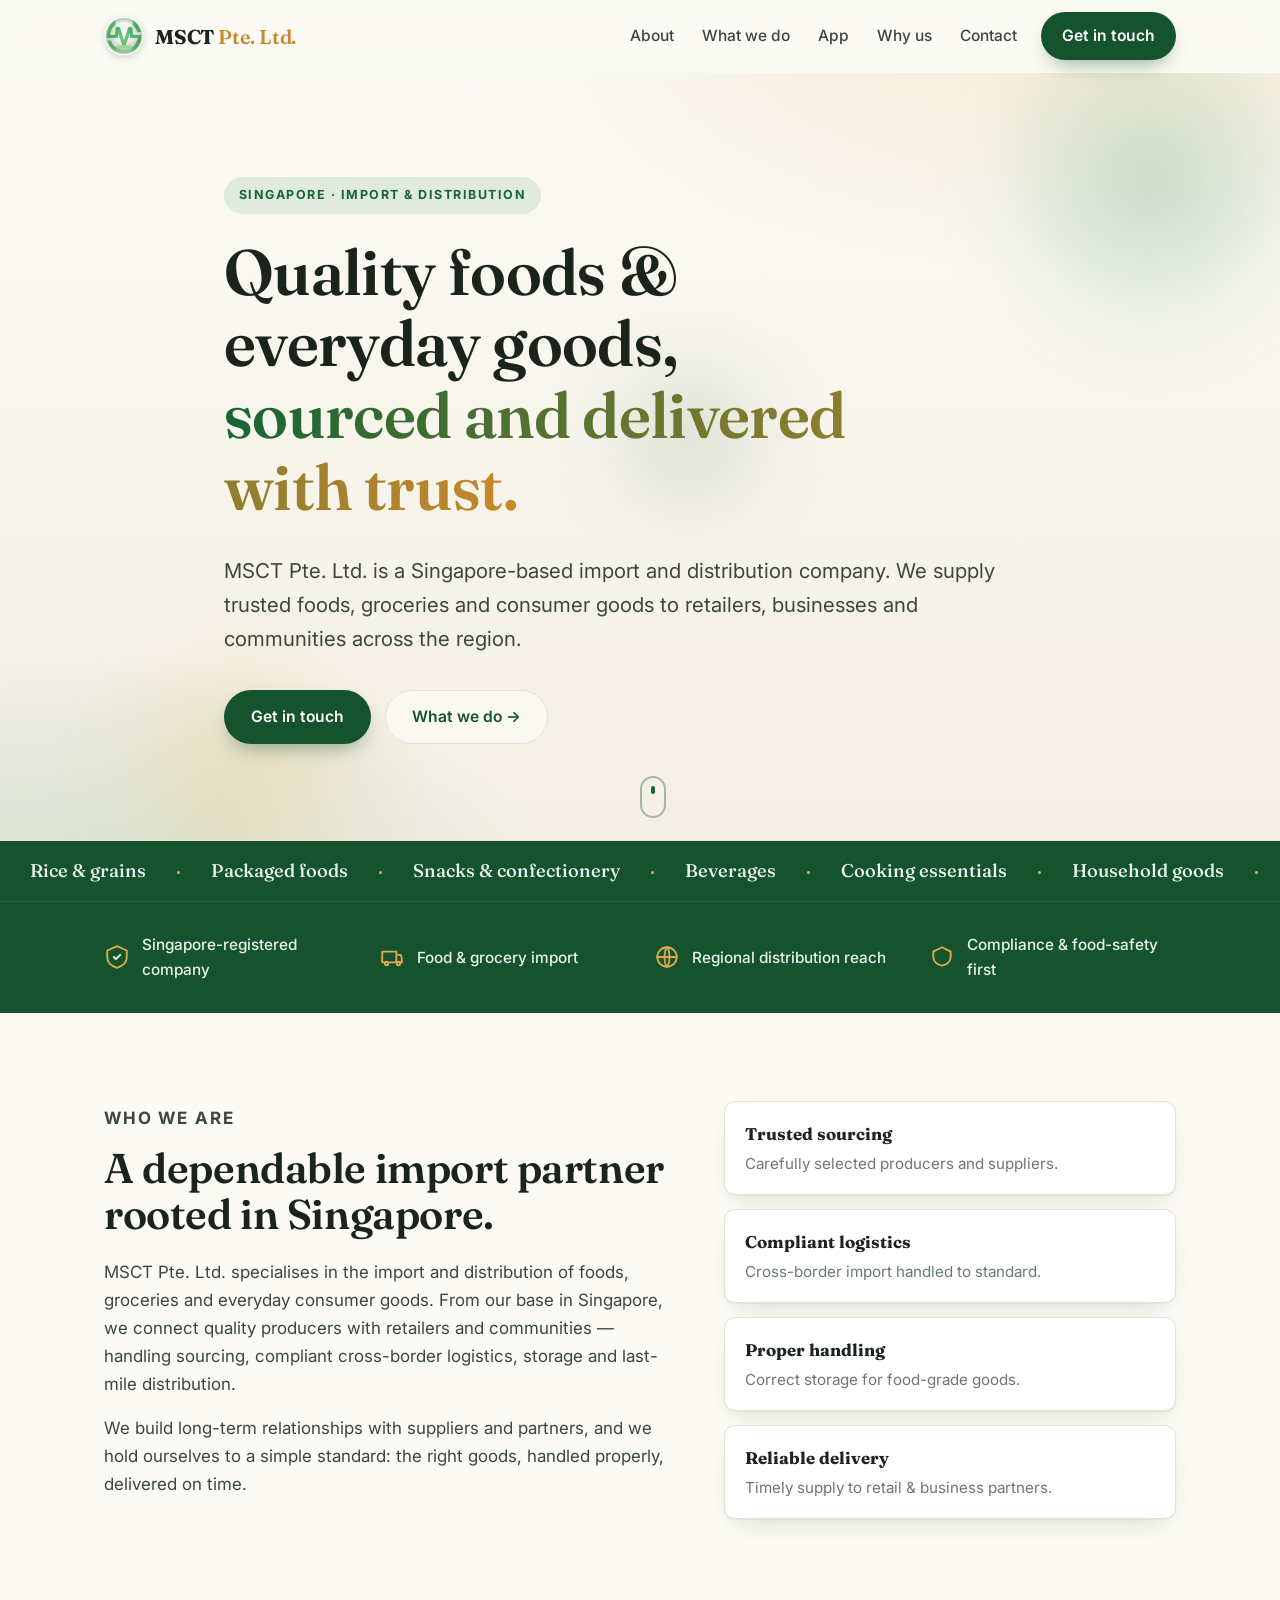
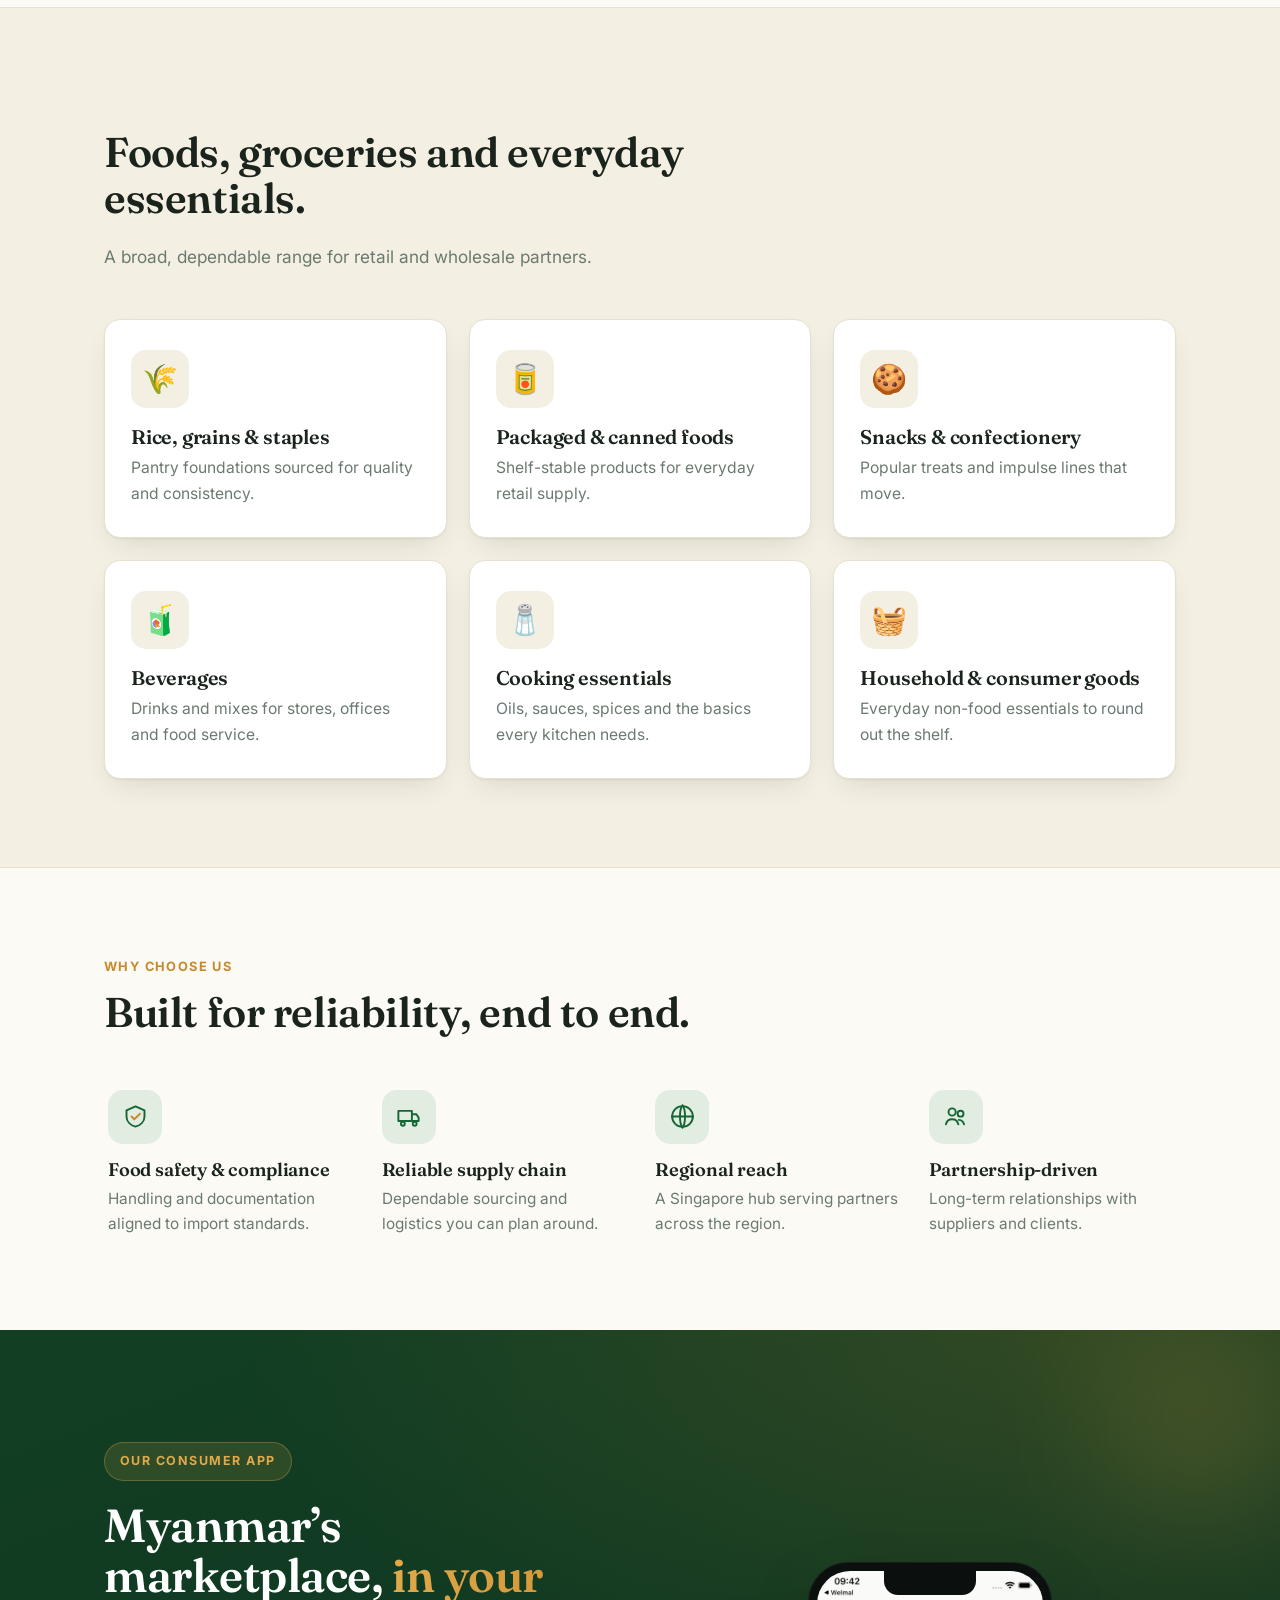
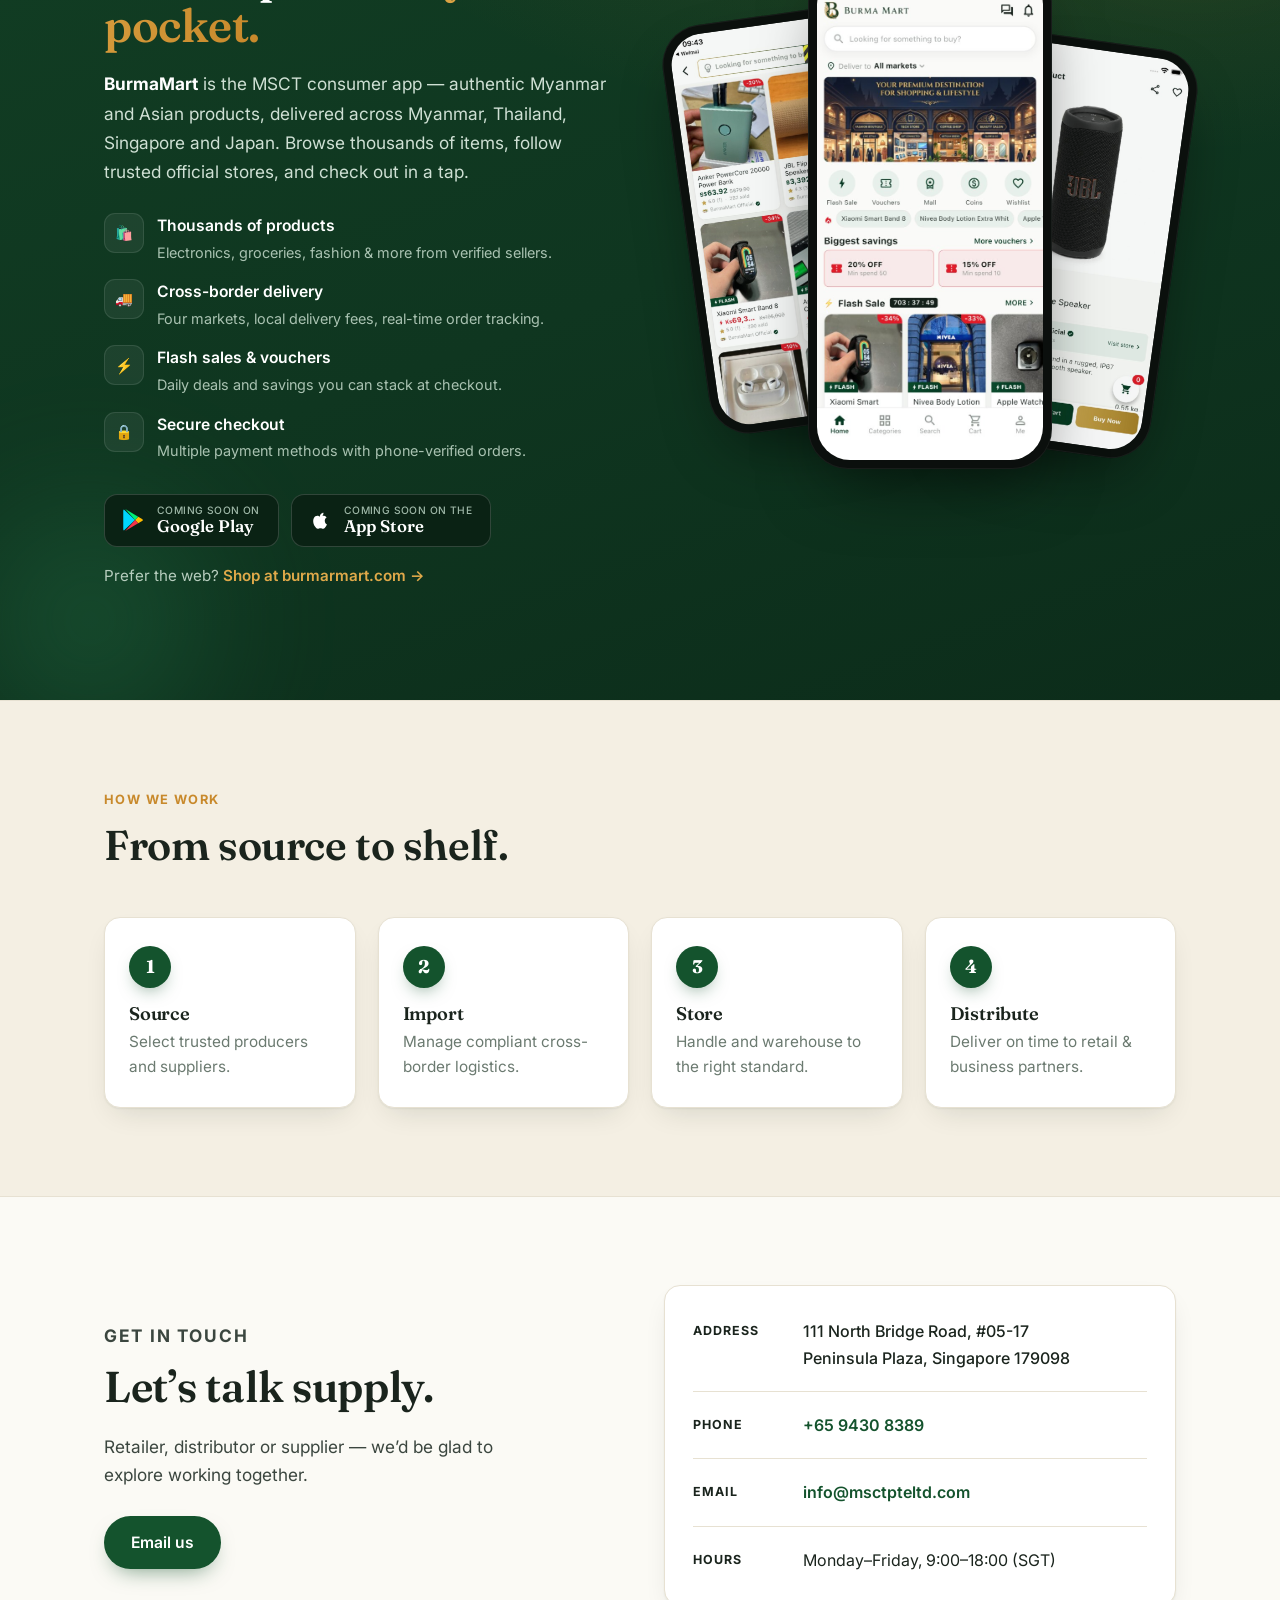
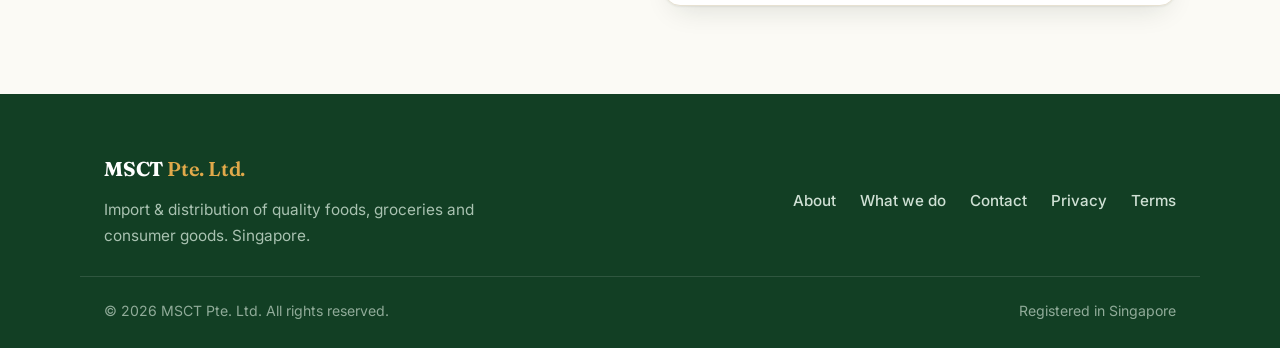
<file: index.html>
<!DOCTYPE html>
<html lang="en">
<head>
  <meta charset="UTF-8" />
  <meta name="facebook-domain-verification" content="k8grf3dt5j549np89e9ce87kuykhpq" />
  <meta name="viewport" content="width=device-width, initial-scale=1.0" />
  <title>MSCT Pte. Ltd. — Food &amp; Goods Import and Distribution · Singapore</title>
  <meta name="description" content="MSCT Pte. Ltd. is a Singapore-based import and distribution company supplying quality foods, groceries and everyday consumer goods to retailers and communities across the region." />
  <meta name="theme-color" content="#14532d" />
  <link rel="canonical" href="https://msctpteltd.com/" />

  <!-- Open Graph / social (link preview) -->
  <meta property="og:type" content="website" />
  <meta property="og:site_name" content="MSCT Pte. Ltd." />
  <meta property="og:title" content="MSCT Pte. Ltd. — Food &amp; Goods Import and Distribution" />
  <meta property="og:description" content="A Singapore-based import and distribution company supplying quality foods, groceries and consumer goods across the region." />
  <meta property="og:url" content="https://msctpteltd.com/" />
  <meta property="og:image" content="https://msctpteltd.com/assets/og-card.jpg" />
  <meta property="og:image:secure_url" content="https://msctpteltd.com/assets/og-card.jpg" />
  <meta property="og:image:type" content="image/jpeg" />
  <meta property="og:image:width" content="1200" />
  <meta property="og:image:height" content="630" />
  <meta property="og:image:alt" content="MSCT Pte. Ltd. — food & goods import, Singapore" />
  <meta property="og:locale" content="en_SG" />
  <meta name="twitter:card" content="summary_large_image" />
  <meta name="twitter:title" content="MSCT Pte. Ltd. — Food &amp; Goods Import and Distribution" />
  <meta name="twitter:description" content="A Singapore-based import and distribution company supplying quality foods, groceries and consumer goods." />
  <meta name="twitter:image" content="https://msctpteltd.com/assets/og-card.jpg" />

  <link rel="icon" href="assets/favicon.png" />
  <link rel="apple-touch-icon" href="assets/apple-touch-icon.png" />

  <link rel="preconnect" href="https://fonts.googleapis.com" />
  <link rel="preconnect" href="https://fonts.gstatic.com" crossorigin />
  <link href="https://fonts.googleapis.com/css2?family=Fraunces:opsz,wght@9..144,500;9..144,600;9..144,700&family=Inter:wght@400;500;600;700&display=swap" rel="stylesheet" />
  <link rel="stylesheet" href="assets/style.css?v=4" />

  <script type="application/ld+json">
  {
    "@context": "https://schema.org",
    "@type": "Organization",
    "name": "MSCT Pte. Ltd.",
    "url": "https://msctpteltd.com",
    "logo": "https://msctpteltd.com/assets/logo-mark.png",
    "description": "Singapore-based import and distribution company supplying quality foods, groceries and consumer goods.",
    "address": {
      "@type": "PostalAddress",
      "streetAddress": "111 North Bridge Road, #05-17 Peninsula Plaza",
      "addressLocality": "Singapore",
      "postalCode": "179098",
      "addressCountry": "SG"
    },
    "telephone": "+65 9430 8389",
    "email": "info@msctpteltd.com"
  }
  </script>
</head>
<body>
  <a class="skip-link" href="#main">Skip to content</a>

  <header class="site-header" id="top">
    <div class="container header-inner">
      <a class="brand" href="#top" aria-label="MSCT Pte. Ltd. home">
        <img class="brand-mark" src="assets/logo-mark.png" width="40" height="40" alt="MSCT Pte. Ltd." />
        <span class="brand-name">MSCT <span>Pte. Ltd.</span></span>
      </a>

      <nav class="nav" aria-label="Primary">
        <a href="#about">About</a>
        <a href="#services">What we do</a>
        <a href="#app">App</a>
        <a href="#why">Why us</a>
        <a href="#contact">Contact</a>
      </nav>

      <a class="btn btn-primary header-cta" href="#contact">Get in touch</a>

      <button class="hamburger" id="hamburger" aria-label="Open menu" aria-expanded="false" aria-controls="mobileMenu">
        <span></span><span></span><span></span>
      </button>
    </div>
  </header>

  <!-- Mobile menu -->
  <div class="mobile-menu" id="mobileMenu" aria-hidden="true">
    <nav aria-label="Mobile">
      <a href="#about">About</a>
      <a href="#services">What we do</a>
      <a href="#app">App</a>
      <a href="#why">Why us</a>
      <a href="#process">Process</a>
      <a href="#contact">Contact</a>
      <a class="btn btn-primary" href="#contact">Get in touch</a>
    </nav>
  </div>
  <div class="menu-scrim" id="menuScrim" hidden></div>

  <main id="main">
    <!-- HERO -->
    <section class="hero">
      <div class="hero-orbs" aria-hidden="true">
        <span class="orb orb-1"></span>
        <span class="orb orb-2"></span>
        <span class="orb orb-3"></span>
      </div>
      <div class="container hero-inner">
        <p class="eyebrow hero-up" style="--d:.05s">Singapore · Import &amp; Distribution</p>
        <h1 class="hero-up" style="--d:.15s">Quality foods &amp; everyday goods, <span class="grad">sourced and delivered with trust.</span></h1>
        <p class="lede hero-up" style="--d:.3s">
          MSCT Pte. Ltd. is a Singapore-based import and distribution company. We supply
          trusted foods, groceries and consumer goods to retailers, businesses and
          communities across the region.
        </p>
        <div class="hero-actions hero-up" style="--d:.45s">
          <a class="btn btn-primary" href="#contact">Get in touch</a>
          <a class="btn btn-ghost" href="#services">What we do &rarr;</a>
        </div>
      </div>
      <div class="scroll-cue hero-up" style="--d:.7s" aria-hidden="true"><span></span></div>
    </section>

    <!-- MARQUEE -->
    <div class="marquee" aria-hidden="true">
      <div class="marquee-track">
        <span>Rice &amp; grains</span><span aria-hidden="true">•</span>
        <span>Packaged foods</span><span aria-hidden="true">•</span>
        <span>Snacks &amp; confectionery</span><span aria-hidden="true">•</span>
        <span>Beverages</span><span aria-hidden="true">•</span>
        <span>Cooking essentials</span><span aria-hidden="true">•</span>
        <span>Household goods</span><span aria-hidden="true">•</span>
        <span>Provisions</span><span aria-hidden="true">•</span>
        <span>Rice &amp; grains</span><span aria-hidden="true">•</span>
        <span>Packaged foods</span><span aria-hidden="true">•</span>
        <span>Snacks &amp; confectionery</span><span aria-hidden="true">•</span>
        <span>Beverages</span><span aria-hidden="true">•</span>
        <span>Cooking essentials</span><span aria-hidden="true">•</span>
        <span>Household goods</span><span aria-hidden="true">•</span>
        <span>Provisions</span><span aria-hidden="true">•</span>
      </div>
    </div>

    <!-- TRUST STRIP -->
    <section class="trust" aria-label="At a glance">
      <div class="container trust-grid">
        <div class="trust-item reveal">
          <svg viewBox="0 0 24 24" aria-hidden="true"><path d="M12 2 3 6v6c0 5 3.8 8.4 9 10 5.2-1.6 9-5 9-10V6l-9-4Z"/><path d="m9 12 2 2 4-4" class="check"/></svg>
          <span>Singapore-registered company</span>
        </div>
        <div class="trust-item reveal">
          <svg viewBox="0 0 24 24" aria-hidden="true"><path d="M3 7h13v10H3zM16 10h4l1 3v4h-5z"/><circle cx="7" cy="18" r="1.6"/><circle cx="18" cy="18" r="1.6"/></svg>
          <span>Food &amp; grocery import</span>
        </div>
        <div class="trust-item reveal">
          <svg viewBox="0 0 24 24" aria-hidden="true"><circle cx="12" cy="12" r="9"/><path d="M3 12h18M12 3c3 3 3 15 0 18M12 3c-3 3-3 15 0 18"/></svg>
          <span>Regional distribution reach</span>
        </div>
        <div class="trust-item reveal">
          <svg viewBox="0 0 24 24" aria-hidden="true"><path d="M12 3 4 7v5c0 4 3.3 7.4 8 8 4.7-.6 8-4 8-8V7l-8-4Z"/></svg>
          <span>Compliance &amp; food-safety first</span>
        </div>
      </div>
    </section>

    <!-- ABOUT -->
    <section class="section" id="about">
      <div class="container about-grid">
        <div class="about-copy">
          <p class="kicker reveal">Who we are</p>
          <h2 class="reveal">A dependable import partner rooted in Singapore.</h2>
          <p class="reveal">
            MSCT Pte. Ltd. specialises in the import and distribution of foods,
            groceries and everyday consumer goods. From our base in Singapore, we
            connect quality producers with retailers and communities — handling
            sourcing, compliant cross-border logistics, storage and last-mile
            distribution.
          </p>
          <p class="reveal">
            We build long-term relationships with suppliers and partners, and we
            hold ourselves to a simple standard: the right goods, handled properly,
            delivered on time.
          </p>
        </div>
        <ul class="about-points">
          <li class="reveal"><strong>Trusted sourcing</strong><span>Carefully selected producers and suppliers.</span></li>
          <li class="reveal"><strong>Compliant logistics</strong><span>Cross-border import handled to standard.</span></li>
          <li class="reveal"><strong>Proper handling</strong><span>Correct storage for food-grade goods.</span></li>
          <li class="reveal"><strong>Reliable delivery</strong><span>Timely supply to retail &amp; business partners.</span></li>
        </ul>
      </div>
    </section>

    <!-- SERVICES / CATEGORIES -->
    <section class="section section-alt" id="services">
      <div class="container">
        <div class="section-head">
          <p class="kicker reveal">What we import &amp; distribute</p>
          <h2 class="reveal">Foods, groceries and everyday essentials.</h2>
          <p class="section-sub reveal">A broad, dependable range for retail and wholesale partners.</p>
        </div>
        <div class="cards">
          <article class="card reveal">
            <div class="card-ico" aria-hidden="true">🌾</div>
            <h3>Rice, grains &amp; staples</h3>
            <p>Pantry foundations sourced for quality and consistency.</p>
          </article>
          <article class="card reveal">
            <div class="card-ico" aria-hidden="true">🥫</div>
            <h3>Packaged &amp; canned foods</h3>
            <p>Shelf-stable products for everyday retail supply.</p>
          </article>
          <article class="card reveal">
            <div class="card-ico" aria-hidden="true">🍪</div>
            <h3>Snacks &amp; confectionery</h3>
            <p>Popular treats and impulse lines that move.</p>
          </article>
          <article class="card reveal">
            <div class="card-ico" aria-hidden="true">🧃</div>
            <h3>Beverages</h3>
            <p>Drinks and mixes for stores, offices and food service.</p>
          </article>
          <article class="card reveal">
            <div class="card-ico" aria-hidden="true">🧂</div>
            <h3>Cooking essentials</h3>
            <p>Oils, sauces, spices and the basics every kitchen needs.</p>
          </article>
          <article class="card reveal">
            <div class="card-ico" aria-hidden="true">🧺</div>
            <h3>Household &amp; consumer goods</h3>
            <p>Everyday non-food essentials to round out the shelf.</p>
          </article>
        </div>
      </div>
    </section>

    <!-- WHY US -->
    <section class="section" id="why">
      <div class="container">
        <div class="section-head">
          <p class="kicker reveal">Why choose us</p>
          <h2 class="reveal">Built for reliability, end to end.</h2>
        </div>
        <div class="values">
          <div class="value reveal">
            <div class="value-ico" aria-hidden="true">
              <svg viewBox="0 0 24 24"><path d="M12 3 4 6.5v5.5c0 4.4 3.4 7.9 8 9 4.6-1.1 8-4.6 8-9V6.5L12 3Z"/><path d="m8.5 12 2.4 2.4L16 9.5" class="check"/></svg>
            </div>
            <h3>Food safety &amp; compliance</h3>
            <p>Handling and documentation aligned to import standards.</p>
          </div>
          <div class="value reveal">
            <div class="value-ico" aria-hidden="true">
              <svg viewBox="0 0 24 24"><path d="M3 7h12v9H3zM15 10h4l2 3v3h-6z"/><circle cx="7" cy="18.5" r="1.7"/><circle cx="17.5" cy="18.5" r="1.7"/></svg>
            </div>
            <h3>Reliable supply chain</h3>
            <p>Dependable sourcing and logistics you can plan around.</p>
          </div>
          <div class="value reveal">
            <div class="value-ico" aria-hidden="true">
              <svg viewBox="0 0 24 24"><path d="M12 2c3 4 3 16 0 20M12 2C9 6 9 18 12 22M2.5 12h19"/><circle cx="12" cy="12" r="9.2"/></svg>
            </div>
            <h3>Regional reach</h3>
            <p>A Singapore hub serving partners across the region.</p>
          </div>
          <div class="value reveal">
            <div class="value-ico" aria-hidden="true">
              <svg viewBox="0 0 24 24"><circle cx="9" cy="8" r="3.2"/><circle cx="16.5" cy="9.5" r="2.6"/><path d="M3.5 19c.6-3 3-4.6 5.5-4.6S13.9 16 14.5 19M15 15c2.2.1 4 1.5 4.6 4"/></svg>
            </div>
            <h3>Partnership-driven</h3>
            <p>Long-term relationships with suppliers and clients.</p>
          </div>
        </div>
      </div>
    </section>

    <!-- APP SHOWCASE -->
    <section class="app-showcase" id="app">
      <div class="app-orbs" aria-hidden="true"><span class="a-orb a-orb-1"></span><span class="a-orb a-orb-2"></span></div>
      <div class="container app-grid">
        <div class="app-copy">
          <p class="app-eyebrow reveal">Our consumer app</p>
          <h2 class="reveal">Myanmar&rsquo;s marketplace, <span class="app-grad">in your pocket.</span></h2>
          <p class="app-lede reveal">
            <strong>BurmaMart</strong> is the MSCT consumer app &mdash; authentic Myanmar and Asian
            products, delivered across Myanmar, Thailand, Singapore and Japan. Browse thousands of
            items, follow trusted official stores, and check out in a tap.
          </p>
          <ul class="app-feats">
            <li class="reveal"><span class="af-ico">🛍️</span><div><strong>Thousands of products</strong><span>Electronics, groceries, fashion &amp; more from verified sellers.</span></div></li>
            <li class="reveal"><span class="af-ico">🚚</span><div><strong>Cross-border delivery</strong><span>Four markets, local delivery fees, real-time order tracking.</span></div></li>
            <li class="reveal"><span class="af-ico">⚡</span><div><strong>Flash sales &amp; vouchers</strong><span>Daily deals and savings you can stack at checkout.</span></div></li>
            <li class="reveal"><span class="af-ico">🔒</span><div><strong>Secure checkout</strong><span>Multiple payment methods with phone-verified orders.</span></div></li>
          </ul>
          <div class="app-cta reveal">
            <a class="store-badge" href="https://play.google.com/store/apps/details?id=com.burmamart.customer" aria-label="Get BurmaMart on Google Play (coming soon)">
              <svg viewBox="0 0 24 24" aria-hidden="true"><path d="M3.6 2.3 13.9 12 3.6 21.7c-.4-.2-.6-.6-.6-1.1V3.4c0-.5.2-.9.6-1.1Z" fill="#00d7fe"/><path d="M16.8 8.9 13.9 12l2.9 3.1 3.6-2.1c.9-.5.9-1.5 0-2Z" fill="#ffbc00"/><path d="M4.8 1.8 16.8 8.9 13.9 12 4.8 1.8Z" fill="#00f076"/><path d="M4.8 22.2 13.9 12l2.9 3.1L4.8 22.2Z" fill="#f43249"/></svg>
              <span><small>Coming soon on</small>Google Play</span>
            </a>
            <a class="store-badge" href="#app" aria-label="BurmaMart on the App Store (coming soon)">
              <svg viewBox="0 0 24 24" aria-hidden="true"><path fill="currentColor" d="M16.4 12.7c0-2 1.6-3 1.7-3-.9-1.4-2.4-1.5-2.9-1.6-1.2-.1-2.4.7-3 .7s-1.6-.7-2.6-.7c-1.3 0-2.6.8-3.2 2-1.4 2.4-.4 6 1 8 .7 1 1.4 2 2.5 2 1 0 1.4-.6 2.5-.6s1.5.6 2.6.6 1.7-1 2.4-2c.7-1.1 1-2.2 1-2.2s-1.9-.7-1.9-2.6Zm-2-4.8c.5-.7.9-1.6.8-2.6-.8 0-1.8.6-2.4 1.2-.5.6-1 1.5-.8 2.4.9.1 1.8-.4 2.4-1Z"/></svg>
              <span><small>Coming soon on the</small>App Store</span>
            </a>
          </div>
          <p class="app-shop reveal">Prefer the web? <a href="https://burmarmart.com">Shop at burmarmart.com &rarr;</a></p>
        </div>

        <div class="app-devices reveal" aria-label="BurmaMart app screenshots">
          <div class="device device-side device-left">
            <div class="device-screen"><img src="assets/app/browse.jpg" width="270" height="585" alt="Browsing products in the BurmaMart app" loading="lazy" /></div>
          </div>
          <div class="device device-main">
            <span class="device-notch" aria-hidden="true"></span>
            <div class="device-screen"><img src="assets/app/home.jpg" width="300" height="650" alt="BurmaMart app home screen with flash sales and vouchers" loading="lazy" /></div>
          </div>
          <div class="device device-side device-right">
            <div class="device-screen"><img src="assets/app/product.jpg" width="270" height="585" alt="Product detail page in the BurmaMart app" loading="lazy" /></div>
          </div>
        </div>
      </div>
    </section>

    <!-- PROCESS -->
    <section class="section section-alt" id="process">
      <div class="container">
        <div class="section-head">
          <p class="kicker reveal">How we work</p>
          <h2 class="reveal">From source to shelf.</h2>
        </div>
        <ol class="steps">
          <li class="reveal"><span class="step-n">1</span><h3>Source</h3><p>Select trusted producers and suppliers.</p></li>
          <li class="reveal"><span class="step-n">2</span><h3>Import</h3><p>Manage compliant cross-border logistics.</p></li>
          <li class="reveal"><span class="step-n">3</span><h3>Store</h3><p>Handle and warehouse to the right standard.</p></li>
          <li class="reveal"><span class="step-n">4</span><h3>Distribute</h3><p>Deliver on time to retail &amp; business partners.</p></li>
        </ol>
      </div>
    </section>

    <!-- CONTACT -->
    <section class="section contact" id="contact">
      <div class="container contact-grid">
        <div class="contact-copy">
          <p class="kicker reveal">Get in touch</p>
          <h2 class="reveal">Let&rsquo;s talk supply.</h2>
          <p class="reveal">Retailer, distributor or supplier — we&rsquo;d be glad to explore working together.</p>
          <a class="btn btn-primary reveal" href="mailto:info@msctpteltd.com">Email us</a>
        </div>
        <div class="contact-details reveal">
          <div class="contact-row">
            <span class="contact-label">Address</span>
            <address>111 North Bridge Road, #05-17<br />Peninsula Plaza, Singapore 179098</address>
          </div>
          <div class="contact-row">
            <span class="contact-label">Phone</span>
            <a href="tel:+6594308389">+65 9430 8389</a>
          </div>
          <div class="contact-row">
            <span class="contact-label">Email</span>
            <a href="mailto:info@msctpteltd.com">info@msctpteltd.com</a>
          </div>
          <div class="contact-row">
            <span class="contact-label">Hours</span>
            <span>Monday&ndash;Friday, 9:00&ndash;18:00 (SGT)</span>
          </div>
        </div>
      </div>
    </section>
  </main>

  <footer class="site-footer">
    <div class="container footer-inner">
      <div class="footer-brand">
        <span class="brand-name footer-name">MSCT <span>Pte. Ltd.</span></span>
        <p>Import &amp; distribution of quality foods, groceries and consumer goods. Singapore.</p>
      </div>
      <nav class="footer-links" aria-label="Footer">
        <a href="#about">About</a>
        <a href="#services">What we do</a>
        <a href="#contact">Contact</a>
        <a href="privacy.html">Privacy</a>
        <a href="terms.html">Terms</a>
      </nav>
    </div>
    <div class="container footer-bottom">
      <span>&copy; <span id="year">2026</span> MSCT Pte. Ltd. All rights reserved.</span>
      <span>Registered in Singapore</span>
    </div>
  </footer>

  <script src="assets/app.js?v=4" defer></script>
</body>
</html>
</file>
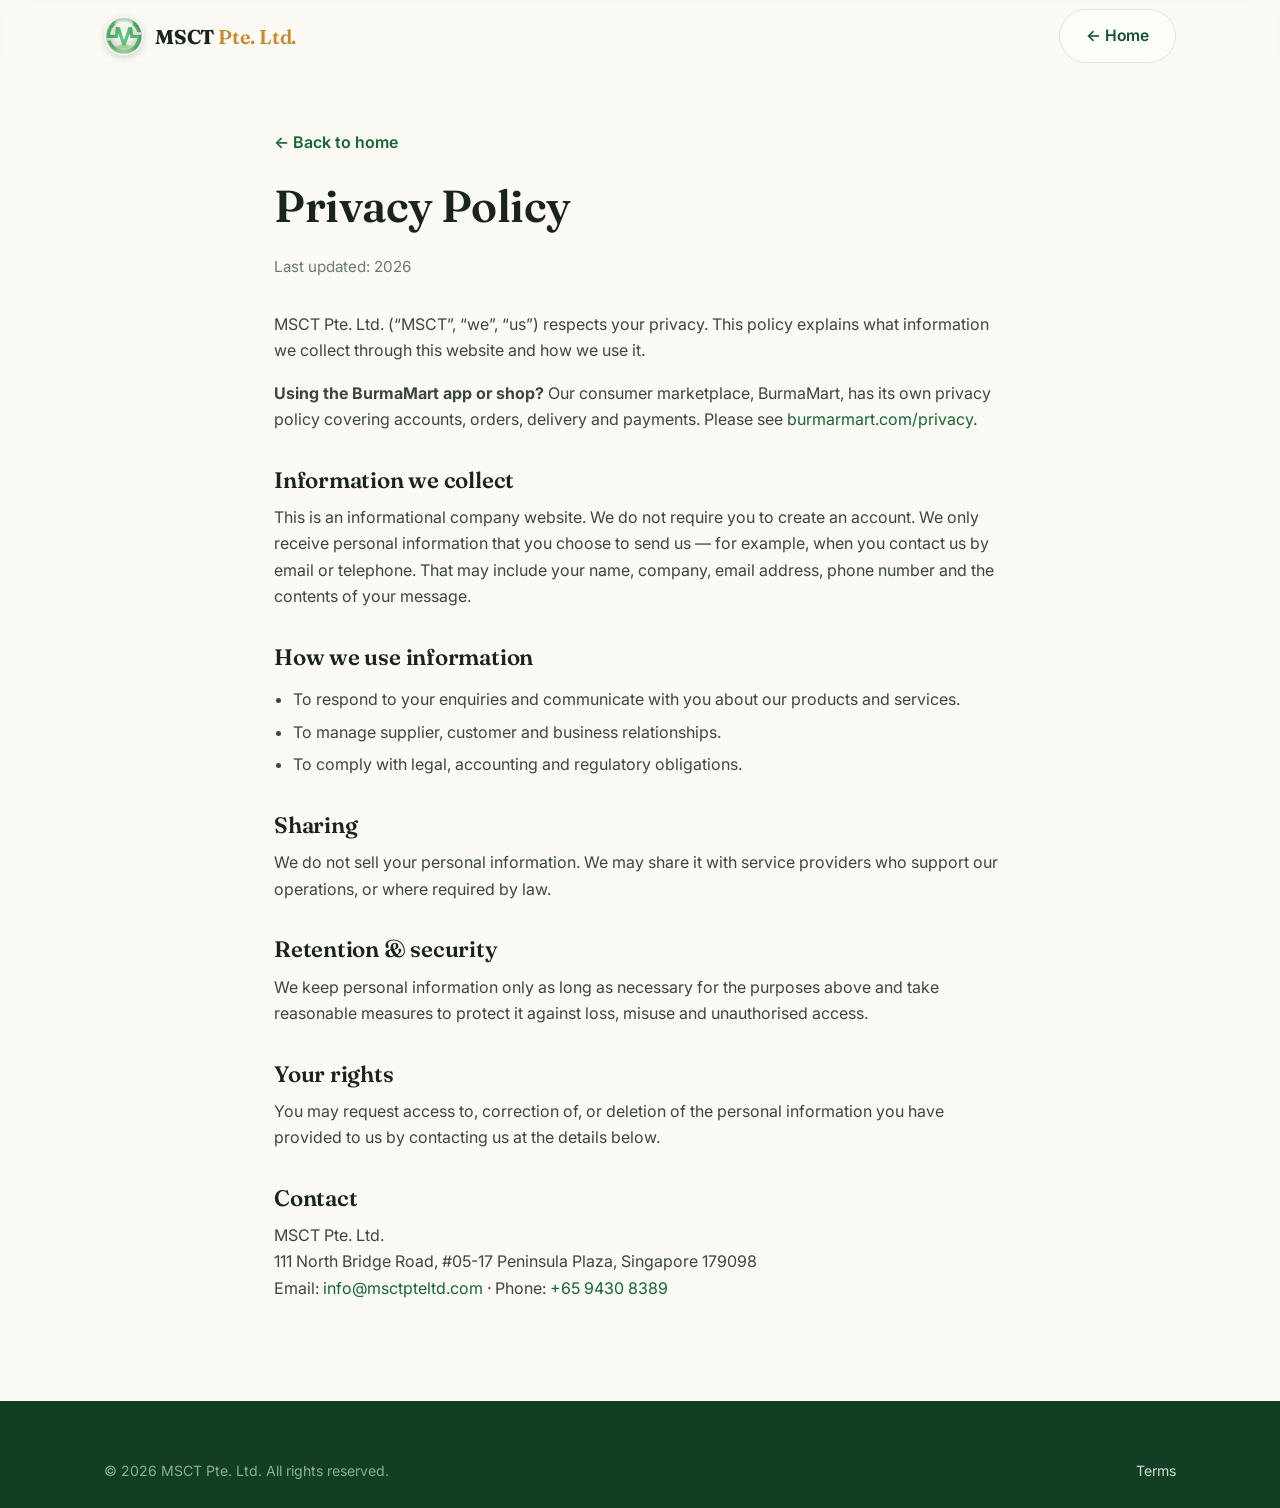
<file: privacy.html>
<!DOCTYPE html>
<html lang="en">
<head>
  <meta charset="UTF-8" />
  <meta name="viewport" content="width=device-width, initial-scale=1.0" />
  <title>Privacy Policy — MSCT Pte. Ltd.</title>
  <meta name="description" content="Privacy policy for MSCT Pte. Ltd., a Singapore-based import and distribution company." />
  <meta name="theme-color" content="#14532d" />
  <link rel="canonical" href="https://msctpteltd.com/privacy.html" />
  <link rel="icon" href="assets/favicon.png" />
  <link rel="preconnect" href="https://fonts.googleapis.com" />
  <link rel="preconnect" href="https://fonts.gstatic.com" crossorigin />
  <link href="https://fonts.googleapis.com/css2?family=Fraunces:opsz,wght@9..144,500;9..144,600;9..144,700&family=Inter:wght@400;500;600;700&display=swap" rel="stylesheet" />
  <link rel="stylesheet" href="assets/style.css?v=4" />
  <style>
    .legal { padding: 56px 0 84px; }
    .legal .container { max-width: 780px; }
    .legal h1 { font-size: clamp(2rem, 4vw, 2.8rem); }
    .legal h2 { font-size: 1.4rem; margin-top: 2.2rem; }
    .legal p, .legal li { color: var(--body); }
    .legal ul { padding-left: 1.2rem; }
    .legal li { margin-bottom: .4rem; }
    .legal .updated { color: var(--muted); font-size: .95rem; margin-bottom: 2rem; }
    .back { display: inline-block; margin-bottom: 26px; font-weight: 600; }
  </style>
</head>
<body>
  <header class="site-header">
    <div class="container header-inner">
      <a class="brand" href="index.html" aria-label="MSCT Pte. Ltd. home">
        <img class="brand-mark" src="assets/logo-mark.png" width="38" height="38" alt="MSCT Pte. Ltd." />
        <span class="brand-name">MSCT <span>Pte. Ltd.</span></span>
      </a>
      <a class="btn btn-ghost" href="index.html" style="margin-left:auto">&larr; Home</a>
    </div>
  </header>

  <main class="legal">
    <div class="container">
      <a class="back" href="index.html">&larr; Back to home</a>
      <h1>Privacy Policy</h1>
      <p class="updated">Last updated: <span id="updated">2026</span></p>

      <p>MSCT Pte. Ltd. (&ldquo;MSCT&rdquo;, &ldquo;we&rdquo;, &ldquo;us&rdquo;) respects your privacy. This policy explains what
      information we collect through this website and how we use it.</p>

      <p><strong>Using the BurmaMart app or shop?</strong> Our consumer marketplace, BurmaMart, has its own
      privacy policy covering accounts, orders, delivery and payments. Please see
      <a href="https://burmarmart.com/privacy">burmarmart.com/privacy</a>.</p>

      <h2>Information we collect</h2>
      <p>This is an informational company website. We do not require you to create an account.
      We only receive personal information that you choose to send us — for example, when you
      contact us by email or telephone. That may include your name, company, email address,
      phone number and the contents of your message.</p>

      <h2>How we use information</h2>
      <ul>
        <li>To respond to your enquiries and communicate with you about our products and services.</li>
        <li>To manage supplier, customer and business relationships.</li>
        <li>To comply with legal, accounting and regulatory obligations.</li>
      </ul>

      <h2>Sharing</h2>
      <p>We do not sell your personal information. We may share it with service providers who
      support our operations, or where required by law.</p>

      <h2>Retention &amp; security</h2>
      <p>We keep personal information only as long as necessary for the purposes above and take
      reasonable measures to protect it against loss, misuse and unauthorised access.</p>

      <h2>Your rights</h2>
      <p>You may request access to, correction of, or deletion of the personal information you have
      provided to us by contacting us at the details below.</p>

      <h2>Contact</h2>
      <p>MSCT Pte. Ltd.<br />
      111 North Bridge Road, #05-17 Peninsula Plaza, Singapore 179098<br />
      Email: <a href="mailto:info@msctpteltd.com">info@msctpteltd.com</a> · Phone: <a href="tel:+6594308389">+65 9430 8389</a></p>
    </div>
  </main>

  <footer class="site-footer">
    <div class="container footer-bottom" style="border:0;padding-top:0">
      <span>&copy; <span id="year">2026</span> MSCT Pte. Ltd. All rights reserved.</span>
      <span><a href="terms.html" style="color:#cfe0d4">Terms</a></span>
    </div>
  </footer>
  <script>
    var y = new Date().getFullYear();
    document.getElementById('year').textContent = y;
    document.getElementById('updated').textContent = y;
  </script>
</body>
</html>
</file>
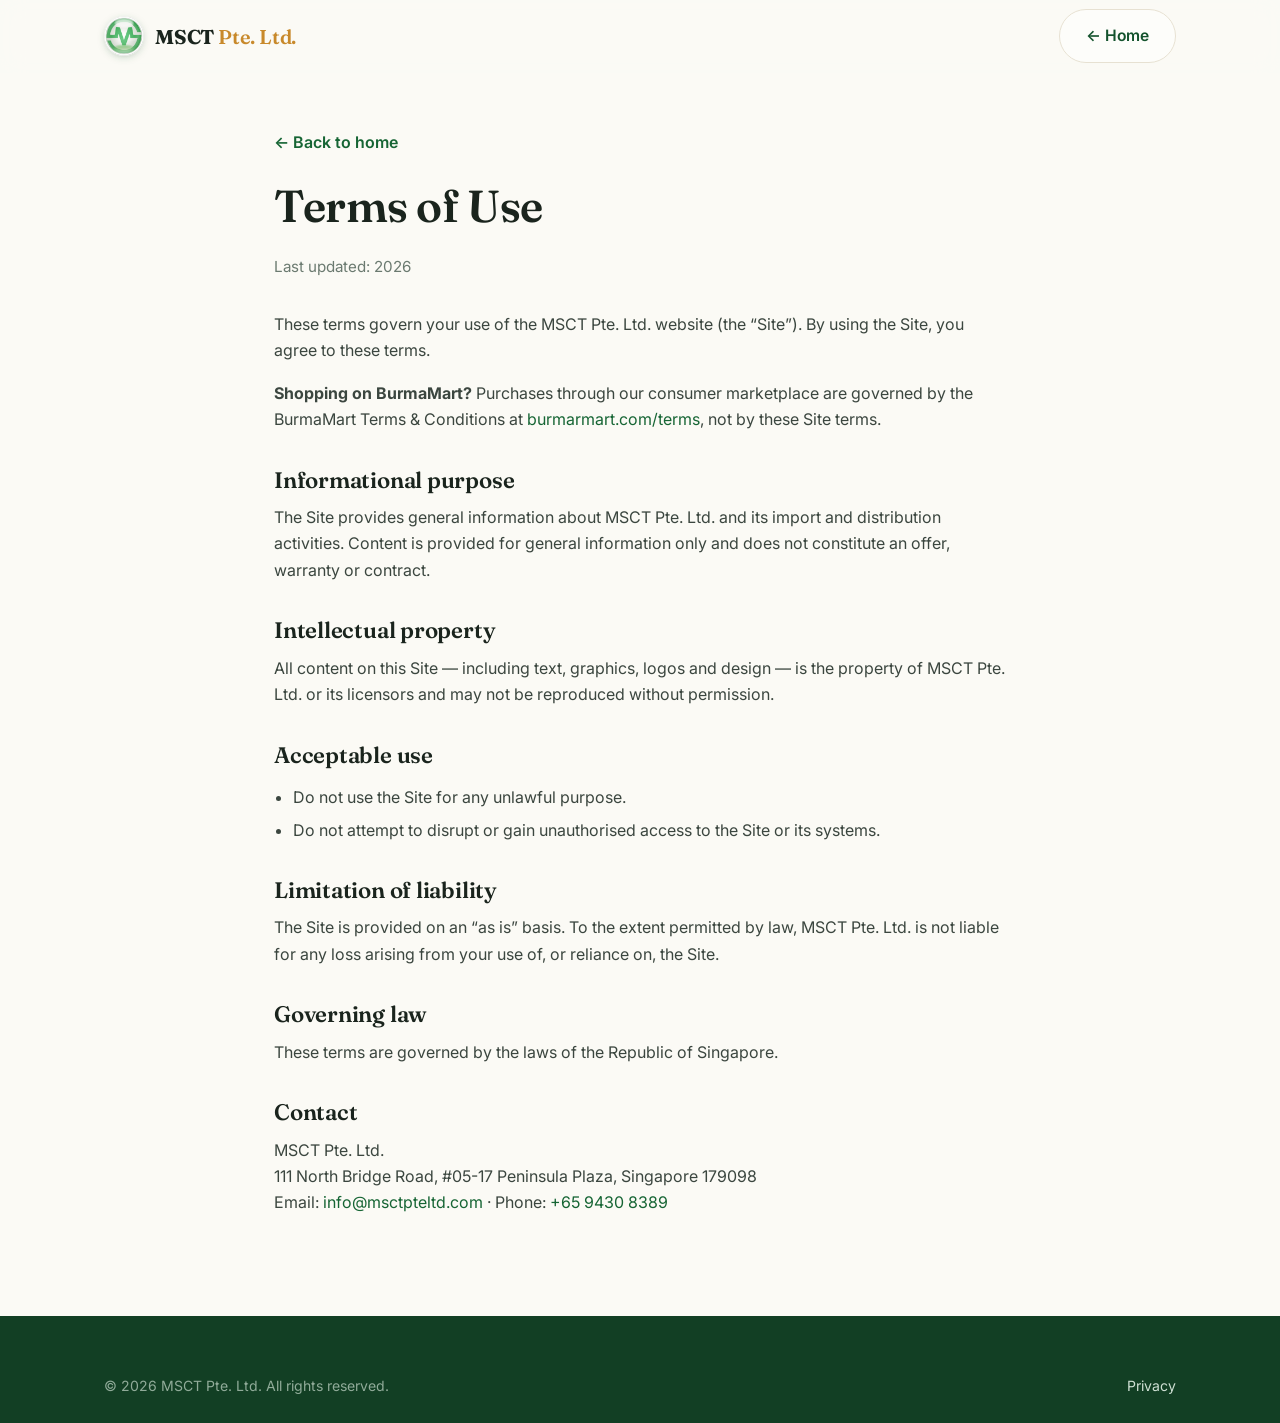
<file: terms.html>
<!DOCTYPE html>
<html lang="en">
<head>
  <meta charset="UTF-8" />
  <meta name="viewport" content="width=device-width, initial-scale=1.0" />
  <title>Terms of Use — MSCT Pte. Ltd.</title>
  <meta name="description" content="Terms of use for the MSCT Pte. Ltd. website." />
  <meta name="theme-color" content="#14532d" />
  <link rel="canonical" href="https://msctpteltd.com/terms.html" />
  <link rel="icon" href="assets/favicon.png" />
  <link rel="preconnect" href="https://fonts.googleapis.com" />
  <link rel="preconnect" href="https://fonts.gstatic.com" crossorigin />
  <link href="https://fonts.googleapis.com/css2?family=Fraunces:opsz,wght@9..144,500;9..144,600;9..144,700&family=Inter:wght@400;500;600;700&display=swap" rel="stylesheet" />
  <link rel="stylesheet" href="assets/style.css?v=4" />
  <style>
    .legal { padding: 56px 0 84px; }
    .legal .container { max-width: 780px; }
    .legal h1 { font-size: clamp(2rem, 4vw, 2.8rem); }
    .legal h2 { font-size: 1.4rem; margin-top: 2.2rem; }
    .legal p, .legal li { color: var(--body); }
    .legal ul { padding-left: 1.2rem; }
    .legal li { margin-bottom: .4rem; }
    .legal .updated { color: var(--muted); font-size: .95rem; margin-bottom: 2rem; }
    .back { display: inline-block; margin-bottom: 26px; font-weight: 600; }
  </style>
</head>
<body>
  <header class="site-header">
    <div class="container header-inner">
      <a class="brand" href="index.html" aria-label="MSCT Pte. Ltd. home">
        <img class="brand-mark" src="assets/logo-mark.png" width="38" height="38" alt="MSCT Pte. Ltd." />
        <span class="brand-name">MSCT <span>Pte. Ltd.</span></span>
      </a>
      <a class="btn btn-ghost" href="index.html" style="margin-left:auto">&larr; Home</a>
    </div>
  </header>

  <main class="legal">
    <div class="container">
      <a class="back" href="index.html">&larr; Back to home</a>
      <h1>Terms of Use</h1>
      <p class="updated">Last updated: <span id="updated">2026</span></p>

      <p>These terms govern your use of the MSCT Pte. Ltd. website (the &ldquo;Site&rdquo;). By using the
      Site, you agree to these terms.</p>

      <p><strong>Shopping on BurmaMart?</strong> Purchases through our consumer marketplace are governed by the
      BurmaMart Terms &amp; Conditions at <a href="https://burmarmart.com/terms">burmarmart.com/terms</a>, not by these Site terms.</p>

      <h2>Informational purpose</h2>
      <p>The Site provides general information about MSCT Pte. Ltd. and its import and distribution
      activities. Content is provided for general information only and does not constitute an offer,
      warranty or contract.</p>

      <h2>Intellectual property</h2>
      <p>All content on this Site — including text, graphics, logos and design — is the property of
      MSCT Pte. Ltd. or its licensors and may not be reproduced without permission.</p>

      <h2>Acceptable use</h2>
      <ul>
        <li>Do not use the Site for any unlawful purpose.</li>
        <li>Do not attempt to disrupt or gain unauthorised access to the Site or its systems.</li>
      </ul>

      <h2>Limitation of liability</h2>
      <p>The Site is provided on an &ldquo;as is&rdquo; basis. To the extent permitted by law, MSCT Pte. Ltd.
      is not liable for any loss arising from your use of, or reliance on, the Site.</p>

      <h2>Governing law</h2>
      <p>These terms are governed by the laws of the Republic of Singapore.</p>

      <h2>Contact</h2>
      <p>MSCT Pte. Ltd.<br />
      111 North Bridge Road, #05-17 Peninsula Plaza, Singapore 179098<br />
      Email: <a href="mailto:info@msctpteltd.com">info@msctpteltd.com</a> · Phone: <a href="tel:+6594308389">+65 9430 8389</a></p>
    </div>
  </main>

  <footer class="site-footer">
    <div class="container footer-bottom" style="border:0;padding-top:0">
      <span>&copy; <span id="year">2026</span> MSCT Pte. Ltd. All rights reserved.</span>
      <span><a href="privacy.html" style="color:#cfe0d4">Privacy</a></span>
    </div>
  </footer>
  <script>
    var y = new Date().getFullYear();
    document.getElementById('year').textContent = y;
    document.getElementById('updated').textContent = y;
  </script>
</body>
</html>
</file>
<file: assets/style.css>
/* ============================================================
   MSCT Pte. Ltd. — landing page
   Forest green + warm gold on cream · Fraunces / Inter
   ============================================================ */
:root {
  --green-900: #123f24;
  --green-800: #14532d;
  --green-700: #166534;
  --green-600: #2f8f5b;
  --gold: #c8892b;
  --gold-light: #e0a94a;
  --cream: #fbfaf5;
  --cream-2: #f4efe3;
  --card: #ffffff;
  --ink: #1a241d;
  --body: #3b463f;
  --muted: #6b7a70;
  --line: #e7e1d2;
  --radius: 16px;
  --radius-sm: 11px;
  --shadow: 0 1px 2px rgba(20, 40, 25, .06), 0 12px 30px -12px rgba(20, 40, 25, .16);
  --shadow-lg: 0 24px 60px -22px rgba(20, 40, 25, .32);
  --max: 1120px;
  --font-body: "Inter", -apple-system, BlinkMacSystemFont, "Segoe UI", Roboto, Helvetica, Arial, sans-serif;
  --font-display: "Fraunces", Georgia, "Times New Roman", serif;
  --spring: cubic-bezier(.34, 1.56, .64, 1);
}

* { box-sizing: border-box; }
html { scroll-behavior: smooth; -webkit-text-size-adjust: 100%; }

body {
  margin: 0;
  font-family: var(--font-body);
  color: var(--body);
  background: var(--cream);
  line-height: 1.65;
  -webkit-font-smoothing: antialiased;
  text-rendering: optimizeLegibility;
  overflow-x: hidden;
}

img, svg { display: block; max-width: 100%; }

h1, h2, h3 {
  font-family: var(--font-display);
  color: var(--ink);
  line-height: 1.12;
  letter-spacing: -0.01em;
  margin: 0 0 .5em;
  font-weight: 600;
}
p { margin: 0 0 1rem; }
a { color: var(--green-700); text-decoration: none; }
a:hover { color: var(--green-800); }

.container { width: 100%; max-width: var(--max); margin: 0 auto; padding: 0 24px; }

.skip-link { position: absolute; left: -9999px; top: 0; z-index: 200; background: var(--green-800); color: #fff; padding: 10px 16px; border-radius: 0 0 8px 0; }
.skip-link:focus { left: 0; }
:focus-visible { outline: 3px solid var(--gold-light); outline-offset: 2px; border-radius: 4px; }

/* ---------- Buttons ---------- */
.btn {
  position: relative; overflow: hidden;
  display: inline-flex; align-items: center; justify-content: center; gap: .5rem;
  padding: 13px 26px; border-radius: 999px; font-weight: 600; font-size: .98rem;
  cursor: pointer; border: 1.5px solid transparent;
  transition: transform .2s var(--spring), box-shadow .2s ease, background .2s ease, border-color .2s ease;
  white-space: nowrap;
}
.btn-primary { background: var(--green-800); color: #fff; box-shadow: 0 10px 22px -10px rgba(20, 83, 45, .6); }
.btn-primary::after { content: ""; position: absolute; inset: 0; background: linear-gradient(110deg, transparent 30%, rgba(255,255,255,.28) 50%, transparent 70%); transform: translateX(-120%); transition: transform .6s ease; }
.btn-primary:hover { background: var(--green-900); color: #fff; transform: translateY(-3px) scale(1.02); box-shadow: 0 18px 30px -12px rgba(20, 83, 45, .65); }
.btn-primary:hover::after { transform: translateX(120%); }
.btn-primary:active { transform: translateY(-1px) scale(.99); }
.btn-ghost { background: rgba(255,255,255,.5); color: var(--green-800); border-color: var(--line); }
.btn-ghost:hover { border-color: var(--green-600); color: var(--green-900); background: #fff; transform: translateY(-3px); }

/* ---------- Header ---------- */
.site-header {
  position: sticky; top: 0; z-index: 100;
  background: rgba(251, 250, 245, .8);
  backdrop-filter: saturate(150%) blur(12px); -webkit-backdrop-filter: saturate(150%) blur(12px);
  border-bottom: 1px solid transparent;
  transition: border-color .3s ease, background .3s ease, box-shadow .3s ease;
}
.site-header.scrolled { border-bottom-color: var(--line); box-shadow: 0 6px 24px -18px rgba(20,40,25,.5); background: rgba(251,250,245,.92); }
.header-inner { display: flex; align-items: center; gap: 24px; height: 72px; }
.brand { display: inline-flex; align-items: center; gap: 11px; transition: transform .2s var(--spring); }
.brand:hover { transform: scale(1.03); }
.brand-mark { flex: none; width: 40px; height: 40px; border-radius: 50%; object-fit: cover; box-shadow: 0 2px 10px -3px rgba(20,83,45,.4); }
.brand-name { font-family: var(--font-display); font-weight: 700; font-size: 1.25rem; color: var(--ink); letter-spacing: -.01em; }
.brand-name span { color: var(--gold); font-weight: 600; }
.nav { display: flex; gap: 28px; margin-left: auto; }
.nav a { position: relative; color: var(--body); font-weight: 500; font-size: .97rem; padding: 4px 0; }
.nav a::after { content: ""; position: absolute; left: 0; bottom: 0; height: 2px; width: 0; background: var(--gold); border-radius: 2px; transition: width .25s ease; }
.nav a:hover { color: var(--green-800); }
.nav a:hover::after { width: 100%; }
.header-cta { padding: 10px 20px; }

/* Hamburger */
.hamburger { display: none; margin-left: auto; width: 44px; height: 44px; border: 0; background: transparent; cursor: pointer; padding: 10px; }
.hamburger span { display: block; height: 2.5px; width: 100%; background: var(--ink); border-radius: 3px; transition: transform .3s var(--spring), opacity .2s ease; }
.hamburger span + span { margin-top: 5px; }
.hamburger.open span:nth-child(1) { transform: translateY(7.5px) rotate(45deg); }
.hamburger.open span:nth-child(2) { opacity: 0; }
.hamburger.open span:nth-child(3) { transform: translateY(-7.5px) rotate(-45deg); }

/* Mobile menu */
.mobile-menu {
  position: fixed; top: 72px; left: 0; right: 0; z-index: 95;
  background: rgba(251, 250, 245, .98); backdrop-filter: blur(12px);
  border-bottom: 1px solid var(--line);
  transform: translateY(-12px); opacity: 0; pointer-events: none;
  transition: transform .3s var(--spring), opacity .25s ease;
}
.mobile-menu.open { transform: translateY(0); opacity: 1; pointer-events: auto; }
.mobile-menu nav { display: flex; flex-direction: column; padding: 16px 24px 26px; gap: 4px; }
.mobile-menu nav a { color: var(--ink); font-weight: 600; font-size: 1.12rem; padding: 14px 4px; border-bottom: 1px solid var(--line); }
.mobile-menu nav a.btn { border: 0; margin-top: 14px; color: #fff; justify-content: center; }
.menu-scrim { position: fixed; inset: 72px 0 0; z-index: 90; background: rgba(18,40,25,.28); backdrop-filter: blur(1px); }

/* ---------- Hero ---------- */
.hero {
  position: relative; overflow: hidden;
  background:
    radial-gradient(1100px 460px at 85% -10%, rgba(224, 169, 74, .2), transparent 60%),
    radial-gradient(900px 500px at 5% 110%, rgba(47, 143, 91, .18), transparent 55%),
    linear-gradient(180deg, var(--cream) 0%, var(--cream-2) 100%);
  border-bottom: 1px solid var(--line);
}
.hero-inner { position: relative; z-index: 2; padding: 104px 24px 96px; max-width: 880px; }
.hero-orbs { position: absolute; inset: 0; z-index: 1; overflow: hidden; }
.orb { position: absolute; border-radius: 50%; filter: blur(40px); opacity: .5; }
.orb-1 { width: 340px; height: 340px; background: radial-gradient(circle, rgba(47,143,91,.55), transparent 70%); top: -60px; right: -40px; animation: float1 14s ease-in-out infinite; }
.orb-2 { width: 280px; height: 280px; background: radial-gradient(circle, rgba(224,169,74,.5), transparent 70%); bottom: -70px; left: 8%; animation: float2 18s ease-in-out infinite; }
.orb-3 { width: 200px; height: 200px; background: radial-gradient(circle, rgba(20,83,45,.35), transparent 70%); top: 34%; left: 46%; animation: float1 20s ease-in-out infinite reverse; }
@keyframes float1 { 0%,100% { transform: translate(0,0) scale(1); } 50% { transform: translate(-26px, 30px) scale(1.08); } }
@keyframes float2 { 0%,100% { transform: translate(0,0) scale(1); } 50% { transform: translate(34px, -24px) scale(1.12); } }

.eyebrow { display: inline-block; font-size: .78rem; font-weight: 700; letter-spacing: .12em; text-transform: uppercase; color: var(--green-700); background: rgba(47, 143, 91, .12); padding: 8px 15px; border-radius: 999px; margin: 0 0 22px; }
.hero h1 { font-size: clamp(2.4rem, 5.4vw, 4rem); font-weight: 600; max-width: 15ch; }
.hero h1 .grad { background: linear-gradient(100deg, var(--green-700), var(--gold)); -webkit-background-clip: text; background-clip: text; -webkit-text-fill-color: transparent; }
.lede { font-size: clamp(1.06rem, 1.9vw, 1.28rem); color: var(--body); max-width: 60ch; margin-top: 1.2rem; }
.hero-actions { display: flex; flex-wrap: wrap; gap: 14px; margin-top: 34px; }

.scroll-cue { position: absolute; left: 50%; bottom: 22px; transform: translateX(-50%); width: 26px; height: 42px; border: 2px solid rgba(20,83,45,.35); border-radius: 14px; z-index: 2; }
.scroll-cue span { position: absolute; left: 50%; top: 8px; width: 4px; height: 8px; margin-left: -2px; background: var(--green-700); border-radius: 2px; animation: cue 1.6s ease-in-out infinite; }
@keyframes cue { 0% { opacity: 0; transform: translateY(0); } 40% { opacity: 1; } 80%,100% { opacity: 0; transform: translateY(14px); } }

/* Hero entrance */
.hero-up { opacity: 0; transform: translateY(26px); animation: heroUp .9s var(--spring) forwards; animation-delay: var(--d, 0s); }
@keyframes heroUp { to { opacity: 1; transform: none; } }

/* ---------- Marquee ---------- */
.marquee { background: var(--green-800); color: #eaf3ec; overflow: hidden; padding: 15px 0; border-bottom: 1px solid rgba(255,255,255,.08); }
.marquee-track { display: inline-flex; align-items: center; gap: 30px; white-space: nowrap; padding-left: 30px; animation: marquee 32s linear infinite; will-change: transform; }
.marquee-track span { font-family: var(--font-display); font-size: 1.15rem; font-weight: 500; }
.marquee-track span[aria-hidden] { color: var(--gold-light); font-size: .8rem; }
.marquee:hover .marquee-track { animation-play-state: paused; }
@keyframes marquee { to { transform: translateX(-50%); } }

/* ---------- Sections ---------- */
.section { padding: 88px 0; }
.section-alt { background: var(--cream-2); border-top: 1px solid var(--line); border-bottom: 1px solid var(--line); }
.kicker { font-size: .8rem; font-weight: 700; letter-spacing: .11em; text-transform: uppercase; color: var(--gold); margin: 0 0 12px; }
.section-head { max-width: 640px; margin: 0 0 48px; }
.section-head h2 { font-size: clamp(1.8rem, 3.6vw, 2.6rem); }
.section-sub { color: var(--muted); font-size: 1.08rem; }

/* ---------- Trust ---------- */
.trust { background: var(--green-800); color: #eaf3ec; }
.trust-grid { display: grid; grid-template-columns: repeat(4, 1fr); gap: 10px 28px; padding: 30px 24px; }
.trust-item { display: flex; align-items: center; gap: 12px; font-weight: 500; font-size: .96rem; }
.trust-item svg { width: 26px; height: 26px; flex: none; fill: none; stroke: var(--gold-light); stroke-width: 1.7; stroke-linecap: round; stroke-linejoin: round; transition: transform .3s var(--spring); }
.trust-item:hover svg { transform: scale(1.2) rotate(-6deg); }
.trust-item svg .check { stroke: #eaf3ec; }

/* ---------- About ---------- */
.about-grid { display: grid; grid-template-columns: 1.25fr 1fr; gap: 56px; align-items: center; }
.about-copy h2 { font-size: clamp(1.8rem, 3.6vw, 2.6rem); }
.about-copy p { color: var(--body); font-size: 1.06rem; }
.about-points { list-style: none; margin: 0; padding: 0; display: grid; gap: 14px; }
.about-points li { background: var(--card); border: 1px solid var(--line); border-radius: var(--radius-sm); padding: 18px 20px; box-shadow: var(--shadow); display: grid; gap: 3px; transition: transform .2s var(--spring), box-shadow .2s ease; }
.about-points li:hover { transform: translateX(6px); box-shadow: var(--shadow-lg); }
.about-points strong { color: var(--ink); font-family: var(--font-display); font-size: 1.06rem; }
.about-points span { color: var(--muted); font-size: .95rem; }

/* ---------- Cards ---------- */
.cards { display: grid; grid-template-columns: repeat(3, 1fr); gap: 22px; }
.card { background: var(--card); border: 1px solid var(--line); border-radius: var(--radius); padding: 30px 26px; box-shadow: var(--shadow); transition: transform .25s var(--spring), box-shadow .25s ease, border-color .25s ease; }
.card:hover { transform: translateY(-8px); box-shadow: var(--shadow-lg); border-color: #dcd5c3; }
.card-ico { width: 58px; height: 58px; display: grid; place-items: center; font-size: 29px; background: var(--cream-2); border-radius: 15px; margin-bottom: 18px; transition: transform .3s var(--spring); }
.card:hover .card-ico { transform: scale(1.12) rotate(-8deg); }
.card h3 { font-size: 1.24rem; margin-bottom: .35em; }
.card p { color: var(--muted); margin: 0; font-size: .98rem; }

/* ---------- Values ---------- */
.values { display: grid; grid-template-columns: repeat(4, 1fr); gap: 22px; }
.value { padding: 6px 4px; }
.value-ico { width: 54px; height: 54px; display: grid; place-items: center; background: rgba(47, 143, 91, .12); border-radius: 15px; margin-bottom: 16px; transition: transform .3s var(--spring), background .3s ease; }
.value:hover .value-ico { transform: translateY(-4px) scale(1.06); background: rgba(47, 143, 91, .18); }
.value-ico svg { width: 27px; height: 27px; fill: none; stroke: var(--green-700); stroke-width: 1.7; stroke-linecap: round; stroke-linejoin: round; }
.value-ico svg .check { stroke: var(--gold); }
.value h3 { font-size: 1.14rem; margin-bottom: .3em; }
.value p { color: var(--muted); margin: 0; font-size: .96rem; }

/* ---------- Process ---------- */
.steps { list-style: none; margin: 0; padding: 0; display: grid; grid-template-columns: repeat(4, 1fr); gap: 22px; }
.steps li { position: relative; background: var(--card); border: 1px solid var(--line); border-radius: var(--radius); padding: 28px 24px; box-shadow: var(--shadow); transition: transform .25s var(--spring), box-shadow .25s ease; }
.steps li:hover { transform: translateY(-6px); box-shadow: var(--shadow-lg); }
.step-n { display: grid; place-items: center; width: 42px; height: 42px; border-radius: 50%; background: var(--green-800); color: #fff; font-family: var(--font-display); font-weight: 700; font-size: 1.15rem; margin-bottom: 16px; box-shadow: 0 8px 18px -8px rgba(20,83,45,.6); transition: transform .3s var(--spring); }
.steps li:hover .step-n { transform: scale(1.12) rotate(8deg); }
.steps h3 { font-size: 1.14rem; margin-bottom: .25em; }
.steps p { color: var(--muted); margin: 0; font-size: .96rem; }

/* ---------- Contact ---------- */
.contact-grid { display: grid; grid-template-columns: 1fr 1fr; gap: 48px; align-items: center; }
.contact-copy h2 { font-size: clamp(1.9rem, 3.8vw, 2.7rem); }
.contact-copy p { color: var(--body); font-size: 1.08rem; max-width: 40ch; }
.contact-copy .btn { margin-top: 10px; }
.contact-details { background: var(--card); border: 1px solid var(--line); border-radius: var(--radius); padding: 12px 28px; box-shadow: var(--shadow); }
.contact-row { display: grid; grid-template-columns: 92px 1fr; gap: 18px; align-items: start; padding: 20px 0; border-bottom: 1px solid var(--line); }
.contact-row:last-child { border-bottom: 0; }
.contact-label { font-size: .78rem; font-weight: 700; letter-spacing: .08em; text-transform: uppercase; color: var(--muted); padding-top: 3px; }
.contact-row address { font-style: normal; color: var(--ink); font-weight: 500; }
.contact-row a { color: var(--green-800); font-weight: 600; }
.contact-row span { color: var(--ink); }

/* ---------- Footer ---------- */
.site-footer { background: var(--green-900); color: #cfe0d4; padding: 58px 0 26px; }
.footer-inner { display: flex; justify-content: space-between; gap: 32px; flex-wrap: wrap; padding-bottom: 28px; border-bottom: 1px solid rgba(255, 255, 255, .12); }
.footer-name { color: #fff; }
.footer-name span { color: var(--gold-light); }
.footer-brand p { color: #a9c2b1; margin: 12px 0 0; max-width: 42ch; font-size: .96rem; }
.footer-links { display: flex; gap: 24px; flex-wrap: wrap; align-items: center; }
.footer-links a { position: relative; color: #cfe0d4; font-weight: 500; font-size: .95rem; }
.footer-links a:hover { color: #fff; }
.footer-bottom { display: flex; justify-content: space-between; gap: 12px; flex-wrap: wrap; padding-top: 22px; font-size: .88rem; color: #90ab99; }

/* ---------- Scroll reveal ---------- */
.reveal { opacity: 0; transform: translateY(30px); transition: opacity .7s ease, transform .7s var(--spring); }
.reveal.is-visible { opacity: 1; transform: none; }
/* Stagger within grids */
.cards .card:nth-child(2), .values .value:nth-child(2), .steps li:nth-child(2), .trust-grid .trust-item:nth-child(2), .about-points li:nth-child(2) { transition-delay: .08s; }
.cards .card:nth-child(3), .values .value:nth-child(3), .steps li:nth-child(3), .trust-grid .trust-item:nth-child(3), .about-points li:nth-child(3) { transition-delay: .16s; }
.cards .card:nth-child(4), .values .value:nth-child(4), .steps li:nth-child(4), .trust-grid .trust-item:nth-child(4), .about-points li:nth-child(4) { transition-delay: .24s; }
.cards .card:nth-child(5) { transition-delay: .32s; }
.cards .card:nth-child(6) { transition-delay: .4s; }

/* ---------- Responsive ---------- */
@media (max-width: 900px) {
  .nav, .header-cta { display: none; }
  .hamburger { display: block; }
  .about-grid, .contact-grid { grid-template-columns: 1fr; gap: 34px; }
  .cards, .values, .steps { grid-template-columns: repeat(2, 1fr); }
  .trust-grid { grid-template-columns: repeat(2, 1fr); gap: 18px 24px; }
}
@media (max-width: 560px) {
  .section { padding: 64px 0; }
  .hero-inner { padding: 76px 24px 72px; }
  .cards, .values, .steps, .trust-grid { grid-template-columns: 1fr; }
  .contact-row { grid-template-columns: 1fr; gap: 4px; }
  .footer-bottom { flex-direction: column; gap: 6px; }
  .footer-inner { flex-direction: column; gap: 22px; }
  .scroll-cue { display: none; }
  .marquee-track span { font-size: 1.02rem; }
}

/* ---------- Reduced motion ---------- */
@media (prefers-reduced-motion: reduce) {
  html { scroll-behavior: auto; }
  *, *::before, *::after { animation-duration: .001ms !important; animation-iteration-count: 1 !important; transition-duration: .001ms !important; }
  .hero-up, .reveal { opacity: 1 !important; transform: none !important; }
  .orb, .scroll-cue span { animation: none !important; }
  .marquee-track { animation: none !important; }
}

/* ============ APP SHOWCASE (BurmaMart) ============ */
.app-showcase {
  position: relative;
  overflow: hidden;
  padding: clamp(64px, 9vw, 112px) 0;
  background:
    radial-gradient(120% 80% at 85% 0%, rgba(200, 137, 43, .18), transparent 55%),
    linear-gradient(160deg, var(--green-900) 0%, #0f3620 55%, #0c2c1a 100%);
  color: #eaf3ec;
}
.app-orbs { position: absolute; inset: 0; pointer-events: none; }
.a-orb { position: absolute; border-radius: 50%; filter: blur(60px); opacity: .5; }
.a-orb-1 { width: 340px; height: 340px; left: -80px; bottom: -90px; background: radial-gradient(circle, rgba(47,143,91,.7), transparent 70%); }
.a-orb-2 { width: 300px; height: 300px; right: -70px; top: -60px; background: radial-gradient(circle, rgba(224,169,74,.45), transparent 70%); }
.app-grid {
  position: relative;
  display: grid;
  grid-template-columns: 1.05fr 1fr;
  gap: clamp(32px, 5vw, 72px);
  align-items: center;
}
.app-eyebrow {
  display: inline-block; font-size: .78rem; font-weight: 700; letter-spacing: .12em;
  text-transform: uppercase; color: var(--gold-light);
  background: rgba(224, 169, 74, .14); border: 1px solid rgba(224,169,74,.3);
  padding: 8px 15px; border-radius: 999px; margin: 0 0 20px;
}
.app-copy h2 { color: #fff; font-size: clamp(1.9rem, 4vw, 2.9rem); line-height: 1.08; margin: 0 0 18px; }
.app-grad { background: linear-gradient(100deg, var(--gold-light), var(--gold)); -webkit-background-clip: text; background-clip: text; -webkit-text-fill-color: transparent; }
.app-lede { color: #cfe0d4; font-size: 1.08rem; line-height: 1.7; max-width: 46ch; margin: 0 0 26px; }
.app-lede strong { color: #fff; }
.app-feats { list-style: none; margin: 0 0 30px; padding: 0; display: grid; gap: 14px; }
.app-feats li { display: flex; gap: 13px; align-items: flex-start; }
.af-ico { flex: none; width: 40px; height: 40px; display: grid; place-items: center; font-size: 1.1rem; background: rgba(255,255,255,.06); border: 1px solid rgba(255,255,255,.1); border-radius: 11px; }
.app-feats strong { display: block; color: #fff; font-weight: 600; font-size: .98rem; }
.app-feats span { color: #a9c2b1; font-size: .9rem; line-height: 1.5; }
.app-cta { display: flex; flex-wrap: wrap; gap: 12px; margin: 0 0 16px; }
.store-badge {
  display: inline-flex; align-items: center; gap: 11px;
  padding: 10px 18px 10px 15px; border-radius: 13px;
  background: #0a2214; border: 1px solid rgba(255,255,255,.16); color: #fff;
  transition: transform .25s var(--spring), border-color .25s ease, background .25s ease;
}
.store-badge:hover { transform: translateY(-3px); border-color: var(--gold); background: #0d2b19; color: #fff; }
.store-badge svg { width: 26px; height: 26px; flex: none; }
.store-badge span { display: flex; flex-direction: column; line-height: 1.15; font-weight: 600; font-size: 1.05rem; font-family: var(--font-display); }
.store-badge small { font-family: var(--font-body); font-weight: 500; font-size: .64rem; letter-spacing: .04em; text-transform: uppercase; color: #9fb8a8; }
.app-shop { font-size: .95rem; color: #b7cdbe; margin: 6px 0 0; }
.app-shop a { color: var(--gold-light); font-weight: 600; }
.app-shop a:hover { color: #fff; }

/* Device mockups */
.app-devices { position: relative; display: flex; justify-content: center; align-items: center; min-height: 560px; }
.device {
  position: relative; background: #0b0f0d; border-radius: 40px;
  padding: 9px; box-shadow: 0 30px 70px -25px rgba(0,0,0,.7), 0 0 0 1px rgba(255,255,255,.06) inset;
}
.device-screen { position: relative; overflow: hidden; border-radius: 32px; background: #fff; }
.device-screen img { display: block; width: 100%; height: auto; }
.device-main { width: 244px; z-index: 3; }
.device-main .device-screen { border-radius: 33px; }
.device-notch { position: absolute; top: 9px; left: 50%; transform: translateX(-50%); width: 92px; height: 24px; background: #0b0f0d; border-radius: 0 0 14px 14px; z-index: 4; }
.device-side { width: 200px; position: absolute; top: 50%; z-index: 2; opacity: .96; }
.device-left { left: 0; transform: translateY(-52%) rotate(-8deg); transform-origin: right center; }
.device-right { right: 0; transform: translateY(-46%) rotate(8deg); transform-origin: left center; }
.app-devices:hover .device-left { transform: translateY(-52%) rotate(-6deg) translateX(-6px); }
.app-devices:hover .device-right { transform: translateY(-46%) rotate(6deg) translateX(6px); }
.device { transition: transform .5s var(--spring); }

@media (max-width: 900px) {
  .app-grid { grid-template-columns: 1fr; }
  .app-devices { margin-top: 12px; min-height: 500px; }
  .app-lede { max-width: none; }
}
@media (max-width: 560px) {
  .app-devices { min-height: 430px; }
  .device-main { width: 210px; }
  .device-side { width: 150px; }
  .device-left { transform: translateY(-54%) rotate(-9deg); }
  .device-right { transform: translateY(-44%) rotate(9deg); }
  .store-badge { flex: 1 1 auto; }
}
@media (max-width: 380px) {
  .device-side { display: none; }
  .device-main { width: 230px; }
}
</file>
